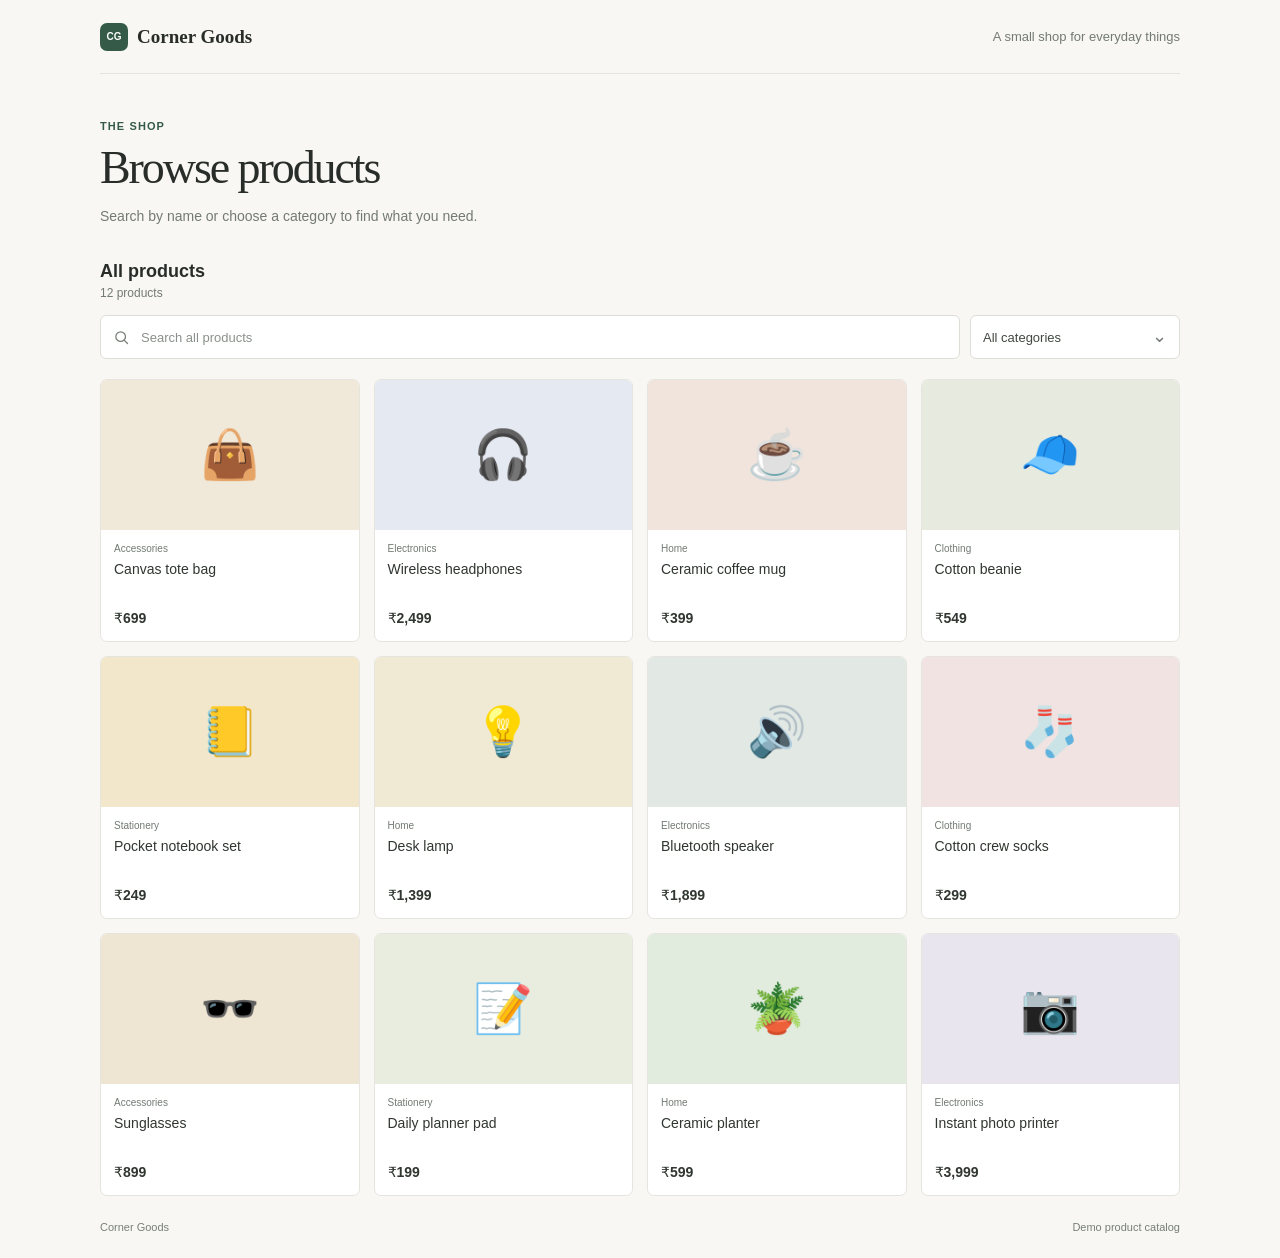
<file: product-search/index.html>
<!doctype html>
<html lang="en">
  <head>
    <meta charset="UTF-8" />
    <meta name="viewport" content="width=device-width, initial-scale=1.0" />
    <meta name="theme-color" content="#f8f7f4" />
    <title>Corner Goods — Shop</title>
    <link rel="stylesheet" href="style.css" />
    <script src="script.js" defer></script>
  </head>
  <body>
    <header class="site-header">
      <a class="brand" href="#" aria-label="Corner Goods home">
        <span class="brand-mark" aria-hidden="true">CG</span>
        <span>Corner Goods</span>
      </a>
      <p class="header-note">A small shop for everyday things</p>
    </header>

    <main>
      <section class="intro" aria-labelledby="page-title">
        <p class="eyebrow">THE SHOP</p>
        <h1 id="page-title">Browse products</h1>
        <p class="intro-copy">
          Search by name or choose a category to find what you need.
        </p>
      </section>

      <section class="catalog" aria-label="Product catalog">
        <div class="catalog-top">
          <div>
            <h2>All products</h2>
            <p class="result-count" id="result-count" aria-live="polite"></p>
          </div>
        </div>

        <div class="filters" role="search">
          <label class="search-box">
            <span class="search-icon" aria-hidden="true">
              <svg viewBox="0 0 24 24" fill="none">
                <circle cx="10.8" cy="10.8" r="6.8" />
                <path d="m16 16 4.5 4.5" />
              </svg>
            </span>
            <span class="visually-hidden">Search products by name</span>
            <input
              id="search-input"
              type="search"
              placeholder="Search all products"
              autocomplete="off"
            />
          </label>

          <label class="category-control">
            <span class="visually-hidden">Choose a product category</span>
            <select id="category-select">
              <option value="all">All categories</option>
            </select>
            <span class="select-chevron" aria-hidden="true">⌄</span>
          </label>
        </div>

        <div class="product-grid" id="product-grid" aria-live="polite"></div>
        <div class="empty-state" id="empty-state" hidden>
          <span class="empty-sparkle" aria-hidden="true">✳</span>
          <h3>No products found</h3>
          <p>Try another search or choose a different category.</p>
          <button class="reset-button" id="reset-filters" type="button">Clear filters</button>
        </div>
      </section>
    </main>

    <footer class="site-footer">
      <span>Corner Goods</span>
      <span>Demo product catalog</span>
    </footer>
  </body>
</html>
</file>
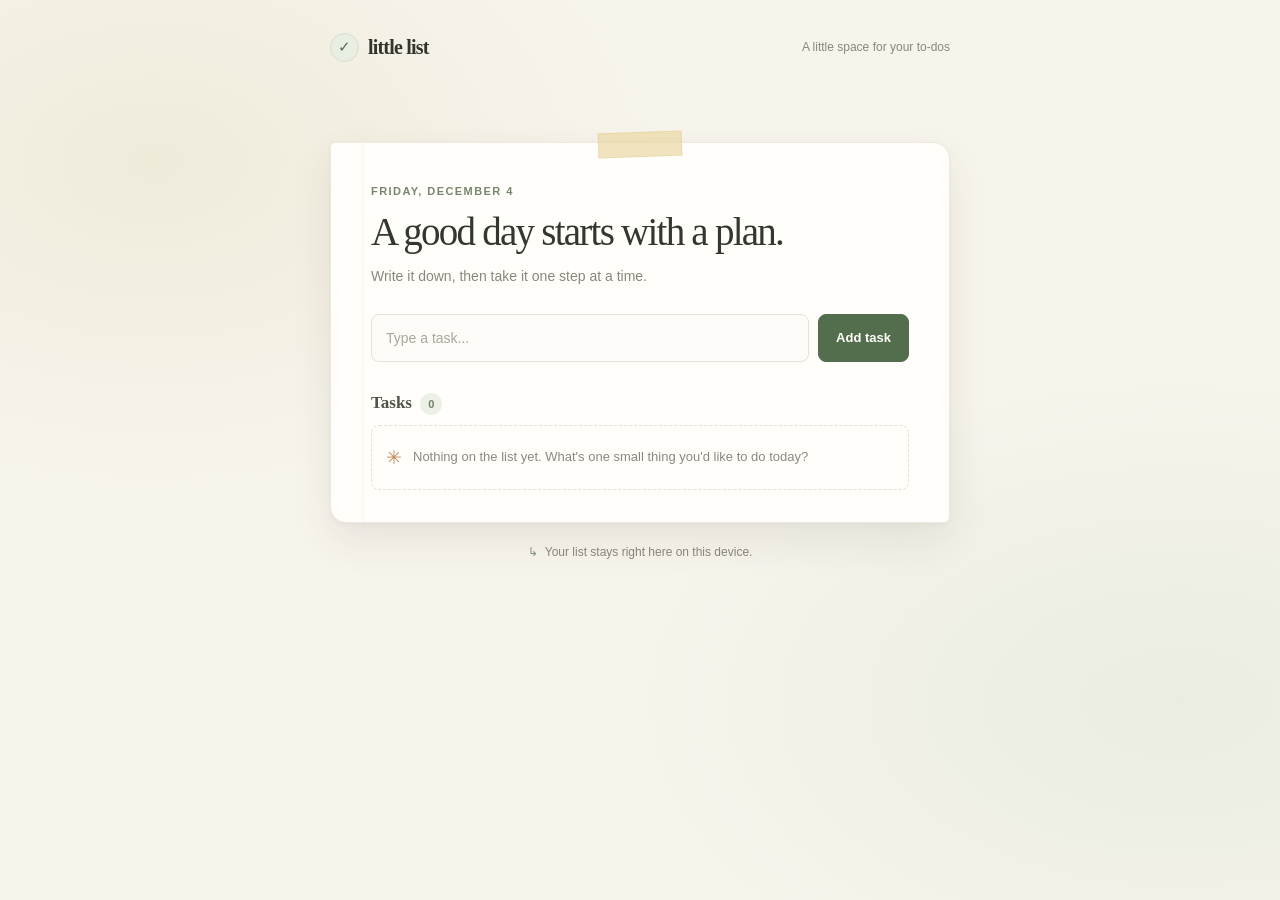
<file: to_do_list/index.html>
<!doctype html>
<html lang="en">
  <head>
    <meta charset="UTF-8" />
    <meta name="viewport" content="width=device-width, initial-scale=1.0" />
    <meta name="theme-color" content="#f7f4ec" />
    <title>Little List — A To-Do List</title>
    <link rel="stylesheet" href="style.css" />
    <script src="script.js" defer></script>
  </head>
  <body>
    <main class="app">
      <header class="header">
        <a class="brand" href="#" aria-label="Little List home">
          <span class="brand-icon" aria-hidden="true">✓</span>
          <span>little list</span>
        </a>
        <p>A little space for your to-dos</p>
      </header>

      <section class="todo-card" aria-labelledby="page-title">
        <p class="date" id="today"></p>
        <h1 id="page-title">A good day starts with a plan.</h1>
        <p class="subtitle">Write it down, then take it one step at a time.</p>

        <form class="add-form" id="task-form">
          <label class="sr-only" for="task-input">New task</label>
          <input
            id="task-input"
            name="task"
            type="text"
            placeholder="Type a task..."
            maxlength="120"
            autocomplete="off"
            required
          />
          <button class="add-button" type="submit">Add task</button>
        </form>

        <div class="list-header">
          <h2>Tasks <span class="count" id="task-count">0</span></h2>
          <button class="clear-button" id="clear-completed" type="button" hidden>
            Clear completed
          </button>
        </div>

        <ul class="task-list" id="task-list" aria-live="polite"></ul>
        <p class="empty-state" id="empty-state">
          <span class="empty-mark" aria-hidden="true">✳</span>
          Nothing on the list yet. What's one small thing you'd like to do today?
        </p>
      </section>

      <p class="footer-note"><span aria-hidden="true">↳</span> Your list stays right here on this device.</p>
    </main>
  </body>
</html>
</file>
<file: product-search/style.css>
:root {
  font-family: "Segoe UI", Arial, sans-serif;
  color: #292d29;
  background: #f8f7f4;
  font-synthesis: none;
  text-rendering: optimizeLegibility;
  -webkit-font-smoothing: antialiased;
  -moz-osx-font-smoothing: grayscale;
  --green: #355b48;
  --muted: #737a74;
  --border: #e5e4de;
}

* {
  box-sizing: border-box;
}

body {
  min-width: 320px;
  min-height: 100vh;
  margin: 0;
  background: #f8f7f4;
}

button,
input,
select {
  font: inherit;
}

.site-header,
main,
.site-footer {
  width: min(100% - 48px, 1080px);
  margin: 0 auto;
}

.site-header {
  display: flex;
  min-height: 74px;
  align-items: center;
  justify-content: space-between;
  border-bottom: 1px solid var(--border);
}

.brand {
  display: inline-flex;
  align-items: center;
  gap: 9px;
  color: #292d29;
  font-family: Georgia, "Times New Roman", serif;
  font-size: 19px;
  font-weight: 700;
  text-decoration: none;
}

.brand-mark {
  display: grid;
  width: 28px;
  height: 28px;
  place-items: center;
  border-radius: 7px;
  background: var(--green);
  color: white;
  font-family: "Segoe UI", sans-serif;
  font-size: 10px;
  font-weight: 700;
}

.header-note {
  margin: 0;
  color: var(--muted);
  font-size: 13px;
}

.intro {
  padding: 46px 0 34px;
}

.eyebrow {
  margin: 0 0 9px;
  color: var(--green);
  font-size: 11px;
  font-weight: 700;
  letter-spacing: 0.1em;
}

h1 {
  margin: 0;
  color: #292d29;
  font-family: Georgia, "Times New Roman", serif;
  font-size: clamp(34px, 5vw, 46px);
  font-weight: 500;
  letter-spacing: -0.045em;
}

.intro-copy {
  margin: 11px 0 0;
  color: var(--muted);
  font-size: 14px;
  line-height: 1.6;
}

.catalog-top {
  display: flex;
  align-items: end;
  justify-content: space-between;
  gap: 16px;
  margin-bottom: 15px;
}

.catalog-top h2 {
  margin: 0 0 4px;
  font-size: 18px;
  font-weight: 600;
}

.result-count {
  margin: 0;
  color: var(--muted);
  font-size: 12px;
}

.filters {
  display: grid;
  grid-template-columns: minmax(0, 1fr) 210px;
  gap: 10px;
  margin-bottom: 20px;
}

.search-box,
.category-control {
  position: relative;
  display: flex;
  min-height: 44px;
  align-items: center;
  border: 1px solid #dcded8;
  border-radius: 6px;
  background: #fff;
}

.search-box:focus-within,
.category-control:focus-within {
  border-color: #839b89;
}

.search-icon {
  display: grid;
  width: 40px;
  flex: 0 0 auto;
  place-items: center;
  color: #778078;
}

.search-icon svg {
  width: 17px;
  height: 17px;
  stroke: currentColor;
  stroke-linecap: round;
  stroke-width: 1.8;
}

.search-box input {
  width: 100%;
  min-width: 0;
  height: 42px;
  padding: 0 12px 0 0;
  border: 0;
  outline: 0;
  background: transparent;
  color: #292d29;
  font-size: 13px;
}

.search-box input::placeholder {
  color: #8a908b;
}

.category-control select {
  width: 100%;
  height: 42px;
  appearance: none;
  padding: 0 34px 0 12px;
  border: 0;
  outline: 0;
  background: transparent;
  color: #414841;
  cursor: pointer;
  font-size: 13px;
}

.select-chevron {
  position: absolute;
  top: 9px;
  right: 12px;
  color: #737a74;
  font-size: 18px;
  pointer-events: none;
}

.product-grid {
  display: grid;
  grid-template-columns: repeat(4, minmax(0, 1fr));
  gap: 14px;
}

.product-card {
  min-width: 0;
  overflow: hidden;
  border: 1px solid var(--border);
  border-radius: 7px;
  background: #fff;
}

.product-art {
  display: grid;
  min-height: 150px;
  place-items: center;
  background: var(--art-bg, #efeee9);
}

.product-emoji {
  font-size: 48px;
}

.product-info {
  padding: 13px 13px 14px;
}

.product-category {
  margin: 0 0 6px;
  color: #727a73;
  font-size: 10px;
}

.product-name {
  min-height: 38px;
  margin: 0;
  color: #303630;
  font-size: 14px;
  font-weight: 500;
  line-height: 1.4;
}

.product-bottom {
  margin-top: 11px;
}

.product-price {
  color: #303630;
  font-size: 14px;
  font-weight: 700;
}

.empty-state {
  padding: 46px 18px;
  border: 1px solid var(--border);
  border-radius: 7px;
  background: #fff;
  text-align: center;
}

.empty-sparkle {
  color: #8b967f;
  font-size: 22px;
}

.empty-state h3 {
  margin: 9px 0 5px;
  font-family: Georgia, "Times New Roman", serif;
  font-size: 20px;
  font-weight: 500;
}

.empty-state p {
  margin: 0;
  color: var(--muted);
  font-size: 13px;
}

.reset-button {
  margin-top: 15px;
  padding: 8px 12px;
  border: 1px solid #d6ddd5;
  border-radius: 5px;
  background: #fff;
  color: var(--green);
  cursor: pointer;
  font-size: 12px;
}

.reset-button:hover {
  background: #f2f5f1;
}

.site-footer {
  display: flex;
  justify-content: space-between;
  padding: 25px 0;
  color: #777e78;
  font-size: 11px;
}

.visually-hidden {
  position: absolute;
  width: 1px;
  height: 1px;
  overflow: hidden;
  clip: rect(0, 0, 0, 0);
  white-space: nowrap;
  clip-path: inset(50%);
}

button:focus-visible,
a:focus-visible {
  outline: 3px solid #b9cbb6;
  outline-offset: 3px;
}

[hidden] {
  display: none !important;
}

@media (max-width: 800px) {
  .product-grid {
    grid-template-columns: repeat(3, minmax(0, 1fr));
  }
}

@media (max-width: 600px) {
  .site-header,
  main,
  .site-footer {
    width: min(100% - 32px, 1080px);
  }

  .intro {
    padding: 38px 0 28px;
  }

  .product-grid {
    grid-template-columns: repeat(2, minmax(0, 1fr));
    gap: 10px;
  }

  .product-art {
    min-height: 125px;
  }
}

@media (max-width: 460px) {
  .header-note {
    max-width: 125px;
    font-size: 11px;
    text-align: right;
  }

  .filters {
    grid-template-columns: 1fr;
  }
}
</file>
<file: to_do_list/style.css>
:root {
  font-family: "Segoe UI", "Helvetica Neue", sans-serif;
  color: #33352d;
  background: #f7f4ec;
  font-synthesis: none;
  text-rendering: optimizeLegibility;
  -webkit-font-smoothing: antialiased;
  -moz-osx-font-smoothing: grayscale;
  --ink: #33352d;
  --muted: #89877b;
  --green: #526e4d;
  --green-dark: #40583c;
  --paper: #fffefa;
  --line: #eee9de;
  --rust: #a65347;
}

* {
  box-sizing: border-box;
}

body {
  min-width: 320px;
  min-height: 100vh;
  margin: 0;
  background:
    radial-gradient(ellipse at 12% 18%, rgb(230 224 198 / 45%), transparent 32%),
    radial-gradient(ellipse at 92% 78%, rgb(219 229 211 / 48%), transparent 34%),
    #f7f4ec;
}

button,
input {
  font: inherit;
}

.app {
  width: min(100% - 36px, 620px);
  min-height: 100vh;
  margin: 0 auto;
  padding: 28px 0 24px;
}

.header {
  display: flex;
  align-items: center;
  justify-content: space-between;
}

.brand {
  display: inline-flex;
  align-items: center;
  gap: 9px;
  color: var(--ink);
  font-family: Georgia, "Times New Roman", serif;
  font-size: 20px;
  font-weight: 700;
  letter-spacing: -0.04em;
  text-decoration: none;
}

.brand-icon {
  display: grid;
  width: 29px;
  height: 29px;
  place-items: center;
  border: 1px solid #d5dfce;
  border-radius: 50%;
  background: #e8eee1;
  color: var(--green);
  font-family: "Segoe UI", sans-serif;
  font-size: 15px;
}

.header p,
.footer-note {
  color: var(--muted);
  font-size: 12px;
}

.todo-card {
  position: relative;
  margin-top: 76px;
  padding: 42px 40px 32px;
  border: 1px solid #eee9de;
  border-radius: 5px 17px 6px 16px;
  background:
    linear-gradient(90deg, transparent 0, transparent 31px, rgb(197 119 95 / 11%) 32px, transparent 33px),
    var(--paper);
  box-shadow: 0 17px 40px rgb(65 58 40 / 9%), 0 2px 5px rgb(65 58 40 / 4%);
}

.todo-card::before {
  position: absolute;
  top: -11px;
  left: 50%;
  width: 82px;
  height: 23px;
  border: 1px solid rgb(205 175 103 / 20%);
  background: rgb(235 217 165 / 70%);
  content: "";
  transform: translateX(-50%) rotate(-2deg);
}

.date {
  margin: 0 0 13px;
  color: #78866b;
  font-size: 11px;
  font-weight: 700;
  letter-spacing: 0.13em;
  text-transform: uppercase;
}

h1 {
  max-width: 470px;
  margin: 0;
  color: #34372d;
  font-family: Georgia, "Times New Roman", serif;
  font-size: clamp(29px, 6vw, 39px);
  font-weight: 500;
  letter-spacing: -0.045em;
  line-height: 1.15;
}

.subtitle {
  margin: 11px 0 27px;
  color: #89877b;
  font-size: 14px;
  line-height: 1.5;
}

.add-form {
  display: flex;
  gap: 9px;
}

.add-form input {
  width: 100%;
  min-width: 0;
  height: 48px;
  padding: 0 14px;
  border: 1px solid #e6e1d6;
  border-radius: 8px;
  outline: none;
  background: #fdfcf8;
  color: var(--ink);
  font-size: 14px;
}

.add-form input:focus {
  border-color: #9eaf91;
  box-shadow: 0 0 0 3px rgb(222 232 214 / 65%);
}

.add-form input::placeholder {
  color: #aaa79b;
}

.add-button {
  flex: 0 0 auto;
  padding: 0 17px;
  border: 1px solid var(--green);
  border-radius: 8px;
  background: var(--green);
  color: #fffefa;
  cursor: pointer;
  font-size: 13px;
  font-weight: 600;
  transition: background 150ms ease, transform 150ms ease;
}

.add-button:hover {
  background: var(--green-dark);
  transform: translateY(-1px);
}

.list-header {
  display: flex;
  align-items: center;
  justify-content: space-between;
  margin: 31px 0 10px;
}

.list-header h2 {
  margin: 0;
  color: #505348;
  font-family: Georgia, "Times New Roman", serif;
  font-size: 17px;
  font-weight: 600;
}

.count {
  display: inline-grid;
  min-width: 22px;
  height: 22px;
  margin-left: 4px;
  padding: 0 6px;
  place-items: center;
  border-radius: 50%;
  background: #edf0e7;
  color: #738166;
  font-family: "Segoe UI", sans-serif;
  font-size: 11px;
}

.clear-button {
  padding: 6px 0 6px 8px;
  border: 0;
  background: transparent;
  color: #8c796f;
  cursor: pointer;
  font-size: 12px;
}

.clear-button:hover {
  color: var(--rust);
}

.task-list {
  margin: 0;
  padding: 0;
  list-style: none;
}

.task-item {
  display: flex;
  min-height: 56px;
  align-items: center;
  justify-content: space-between;
  gap: 12px;
  border-top: 1px dashed var(--line);
}

.task-label {
  display: flex;
  min-width: 0;
  flex: 1;
  align-items: center;
  gap: 12px;
  cursor: pointer;
}

.task-checkbox {
  width: 17px;
  height: 17px;
  flex: 0 0 auto;
  accent-color: var(--green);
  cursor: pointer;
}

.task-text {
  overflow-wrap: anywhere;
  color: #4a4b41;
  font-size: 14px;
  line-height: 1.5;
}

.task-item.completed .task-text {
  color: #9a998f;
  text-decoration: line-through;
  text-decoration-color: #b6b4a9;
}

.delete-button {
  min-height: 33px;
  margin-left: auto;
  flex: 0 0 auto;
  padding: 0 10px;
  border: 1px solid #eadbd3;
  border-radius: 7px;
  background: #fffaf7;
  color: var(--rust);
  cursor: pointer;
  font-size: 12px;
  font-weight: 600;
  transition: background 150ms ease, border-color 150ms ease;
}

.delete-button:hover {
  border-color: #e0bfb4;
  background: #f8ece6;
}

.empty-state {
  display: flex;
  align-items: center;
  gap: 11px;
  margin: 0;
  padding: 17px 14px;
  border: 1px dashed #e6e0d4;
  border-radius: 8px;
  color: #8b897e;
  font-size: 13px;
  line-height: 1.55;
}

.empty-mark {
  flex: 0 0 auto;
  color: #c18b5d;
  font-size: 19px;
}

.footer-note {
  margin: 22px 0 0;
  text-align: center;
}

.footer-note span {
  padding-right: 4px;
  color: #829073;
}

.sr-only {
  position: absolute;
  width: 1px;
  height: 1px;
  overflow: hidden;
  clip: rect(0, 0, 0, 0);
  white-space: nowrap;
  clip-path: inset(50%);
}

button:focus-visible,
input:focus-visible,
a:focus-visible {
  outline: 3px solid #bbc9ad;
  outline-offset: 3px;
}

@media (max-width: 520px) {
  .app {
    width: min(100% - 28px, 620px);
    padding-top: 18px;
  }

  .header p {
    max-width: 150px;
    font-size: 11px;
    text-align: right;
  }

  .todo-card {
    margin-top: 54px;
    padding: 34px 20px 24px;
    background:
      linear-gradient(90deg, transparent 0, transparent 15px, rgb(197 119 95 / 10%) 16px, transparent 17px),
      var(--paper);
  }

  .add-form {
    gap: 7px;
  }

  .add-button {
    padding: 0 12px;
    font-size: 12px;
  }
}

@media (prefers-reduced-motion: reduce) {
  *,
  *::before,
  *::after {
    transition-duration: 0.01ms !important;
  }
}
</file>
